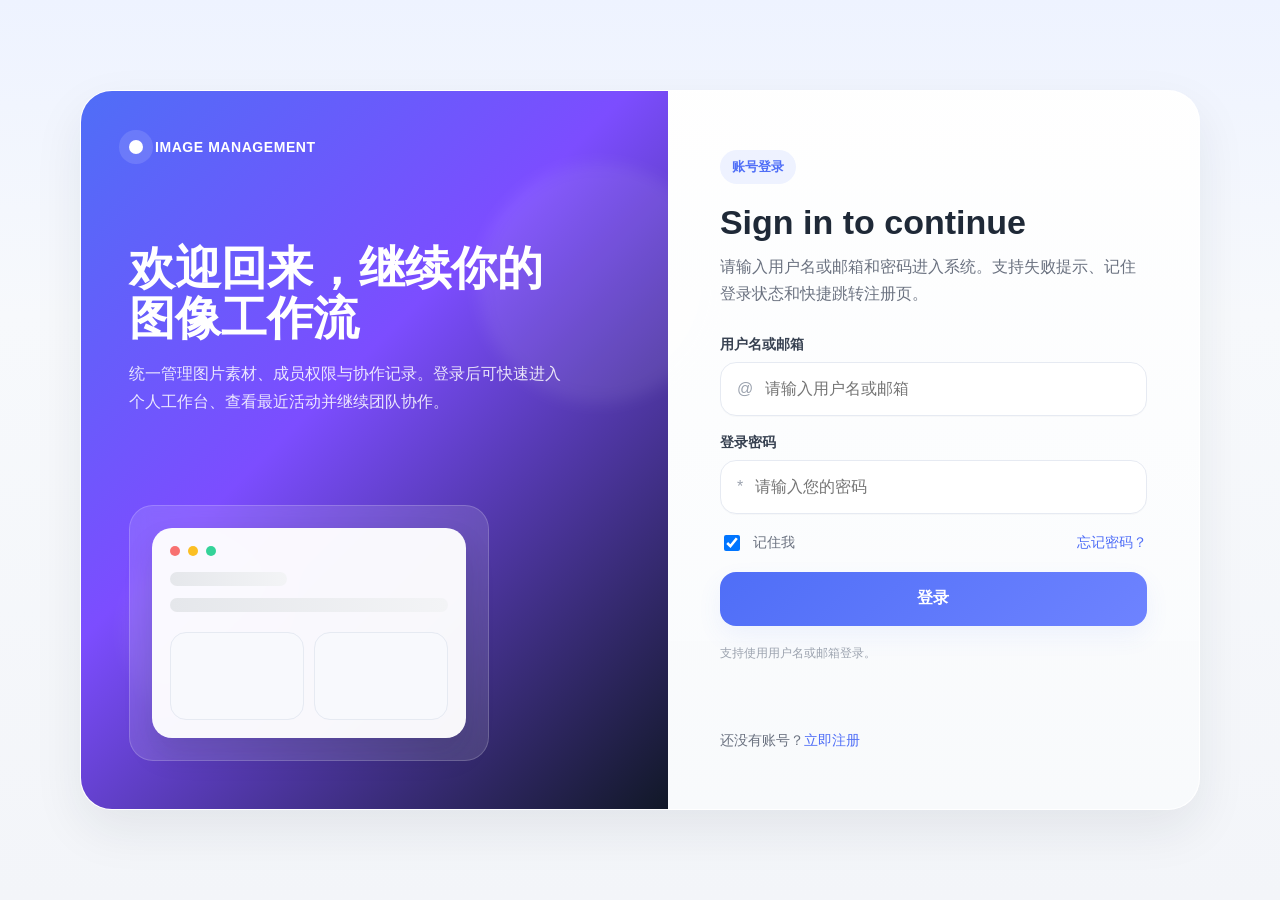
<file: app/page/index.html>
<!DOCTYPE html>
<html lang="zh-CN">
<head>
    <meta charset="UTF-8">
    <meta name="viewport" content="width=device-width, initial-scale=1.0">
    <title>Image Management</title>
    <script>
        const target = localStorage.getItem('userToken') ? 'dashboard.html' : 'login.html';
        window.location.replace(target);
    </script>
</head>
<body></body>
</html>
</file>
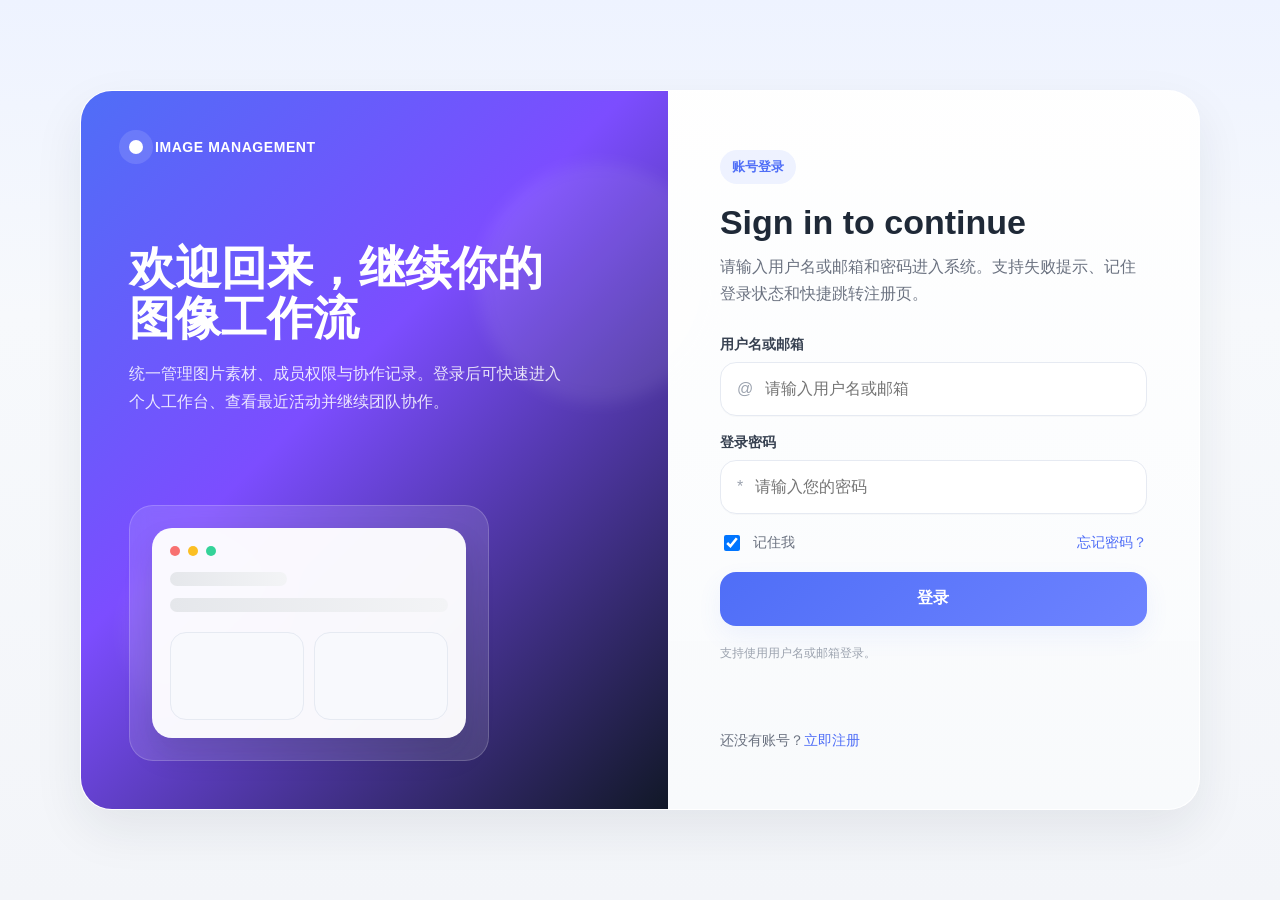
<file: app/page/dashboard.html>
<!DOCTYPE html>
<html lang="zh-CN">
<head>
    <meta charset="UTF-8">
    <meta name="viewport" content="width=device-width, initial-scale=1.0">
    <title>用户信息 - Image Management</title>
    <link rel="stylesheet" href="styles.css?v=3">
    <script type="module" src="dashboard.js?v=6" defer></script>
</head>
<body class="app-shell">
    <main class="dashboard-shell">
        <header class="topbar">
            <div class="topbar-title">
                <h1>用户管理中心</h1>
                <p>根据最新设计稿重构的个人资料页，包含资料、通知偏好、安全与最近活动。</p>
            </div>
            <div class="topbar-actions">
                <a href="gallery.html" class="button-link">图片管理</a>
                <a href="operation_logs.html" class="button-link">用户操作日志</a>
                <a href="trash.html" class="button-link">回收站</a>
                <button type="button" class="ghost-button" id="logout-button">退出登录</button>
            </div>
        </header>

        <section class="profile-layout">
            <aside class="profile-sidebar">
                <div class="avatar-wrap">
                    <label class="avatar avatar-editable" id="profile-avatar" for="profile-avatar-input">
                        <img id="profile-avatar-image" class="avatar-image hidden" alt="用户头像">
                        <span class="avatar-hover-hint">点击更改头像</span>
                        <span class="avatar-fallback-text">用</span>
                    </label>
                    <input id="profile-avatar-input" type="file" accept="image/*" hidden>
                    <div>
                        <h2 class="profile-name" id="profile-name">示例用户</h2>
                    </div>
                    <span class="badge" id="profile-status">已验证账户</span>
                </div>

                <div class="stat-grid">
                    <div class="stat-card">
                        <span class="stat-label">最近上传</span>
                        <span class="stat-value" id="stat-uploads">18</span>
                    </div>
                </div>

                <div class="info-list">
                    <div class="info-item">
                        <span class="label">邮箱地址</span>
                        <span class="value" id="sidebar-email">example@example.com</span>
                    </div>
                    <div class="info-item">
                        <span class="label">最近登录</span>
                        <span class="value" id="sidebar-last-login">2026-03-21 09:30</span>
                    </div>
                </div>
            </aside>

            <section class="profile-main">
                <div class="hero-banner">
                    <h2>个人资料与安全设置</h2>
                    <p>统一管理用户名、邮箱、头像、通知偏好与安全设置。关键交互按设计稿调整为顶部横幅 + 标签页 + 卡片化表单。</p>
                    <div class="hero-chips">
                        <span class="hero-chip">资料编辑</span>
                        <span class="hero-chip">通知偏好</span>
                        <span class="hero-chip">安全设置</span>
                        <span class="hero-chip">最近活动</span>
                    </div>
                </div>

                <div class="content-stack">
                    <div class="tabs" role="tablist">
                        <button class="tab-button active" data-tab="profile" type="button">基本资料</button>
                        <button class="tab-button" data-tab="preferences" type="button">通知偏好</button>
                        <button class="tab-button" data-tab="security" type="button">安全设置</button>
                        <button class="tab-button" data-tab="activity" type="button">最近活动</button>
                    </div>

                    <section class="tab-panel active" id="tab-profile">
                        <div class="panel-header">
                            <div>
                                <h3>基本信息</h3>
                                <p>展示并编辑用户的基础资料、昵称、角色、描述信息。布局参考你补充的“用户信息基本界面”。</p>
                            </div>
                        </div>

                        <form id="profile-form">
                            <div class="profile-form-grid">
                                <div class="form-group full">
                                    <label for="profile-bio">个人简介</label>
                                    <div class="textarea-shell">
                                        <textarea id="profile-bio" name="profile-bio" placeholder="补充你的团队职责、擅长方向或工作备注">负责团队资源管理、用户权限协调和图片资产审核流程。</textarea>
                                    </div>
                                </div>
                            </div>
                            <div class="panel-actions">
                                <button type="button" class="ghost-button">取消修改</button>
                                <button type="submit" class="primary-button" style="width:auto;">保存资料</button>
                            </div>
                            <div id="profile-message" class="status-message"></div>
                        </form>
                    </section>

                    <section class="tab-panel" id="tab-preferences">
                        <div class="panel-header">
                            <div>
                                <h3>通知偏好</h3>
                                <p>用于管理图片审核、系统通知与安全提醒。</p>
                            </div>
                        </div>

                        <div class="profile-form-grid">
                            <div class="form-group">
                                <label for="notify-upload">素材上传提醒</label>
                                <div class="select-shell">
                                    <select id="notify-upload">
                                        <option selected>实时通知</option>
                                        <option>每日汇总</option>
                                        <option>关闭</option>
                                    </select>
                                </div>
                            </div>
                            <div class="form-group">
                                <label for="notify-security">安全预警</label>
                                <div class="select-shell">
                                    <select id="notify-security">
                                        <option selected>强提醒</option>
                                        <option>普通提醒</option>
                                    </select>
                                </div>
                            </div>
                            <div class="form-group">
                                <label for="notify-language">界面语言</label>
                                <div class="select-shell">
                                    <select id="notify-language">
                                        <option selected>简体中文</option>
                                        <option>English</option>
                                    </select>
                                </div>
                            </div>
                        </div>
                        <div class="panel-actions">
                            <button type="button" class="primary-button" style="width:auto;">保存偏好</button>
                        </div>
                    </section>

                    <section class="tab-panel" id="tab-security">
                        <div class="panel-header">
                            <div>
                                <h3>安全设置</h3>
                                <p>保留密码更新与双重验证入口，视觉上和资料页保持统一卡片风格。</p>
                            </div>
                        </div>

                        <div class="profile-form-grid">
                            <div class="form-group">
                                <label for="current-password">当前密码</label>
                                <div class="input-shell">
                                    <span class="input-icon">*</span>
                                    <input id="current-password" type="password" placeholder="请输入当前密码">
                                </div>
                            </div>
                            <div class="form-group">
                                <label for="new-password">新密码</label>
                                <div class="input-shell">
                                    <span class="input-icon">*</span>
                                    <input id="new-password" type="password" placeholder="请输入新密码">
                                </div>
                            </div>
                            <div class="form-group full">
                                <label for="two-factor">双重验证</label>
                                <div class="select-shell">
                                    <select id="two-factor">
                                        <option selected>邮箱验证码</option>
                                        <option>Authenticator App</option>
                                        <option>暂不启用</option>
                                    </select>
                                </div>
                            </div>
                        </div>
                        <div class="panel-actions">
                            <button type="button" class="ghost-button">查看登录设备</button>
                            <button type="button" class="primary-button" style="width:auto;">更新安全设置</button>
                        </div>
                    </section>

                    <section class="tab-panel" id="tab-activity">
                        <div class="panel-header">
                            <div>
                                <h3>最近活动</h3>
                                <p>从仪表盘接口读取活动记录，改成卡片式时间流，和设计稿的底部信息区一致。</p>
                            </div>
                        </div>
                        <div class="activity-list" id="recent-activities"></div>
                    </section>
                </div>
            </section>
        </section>
    </main>
</body>
</html>
</file>
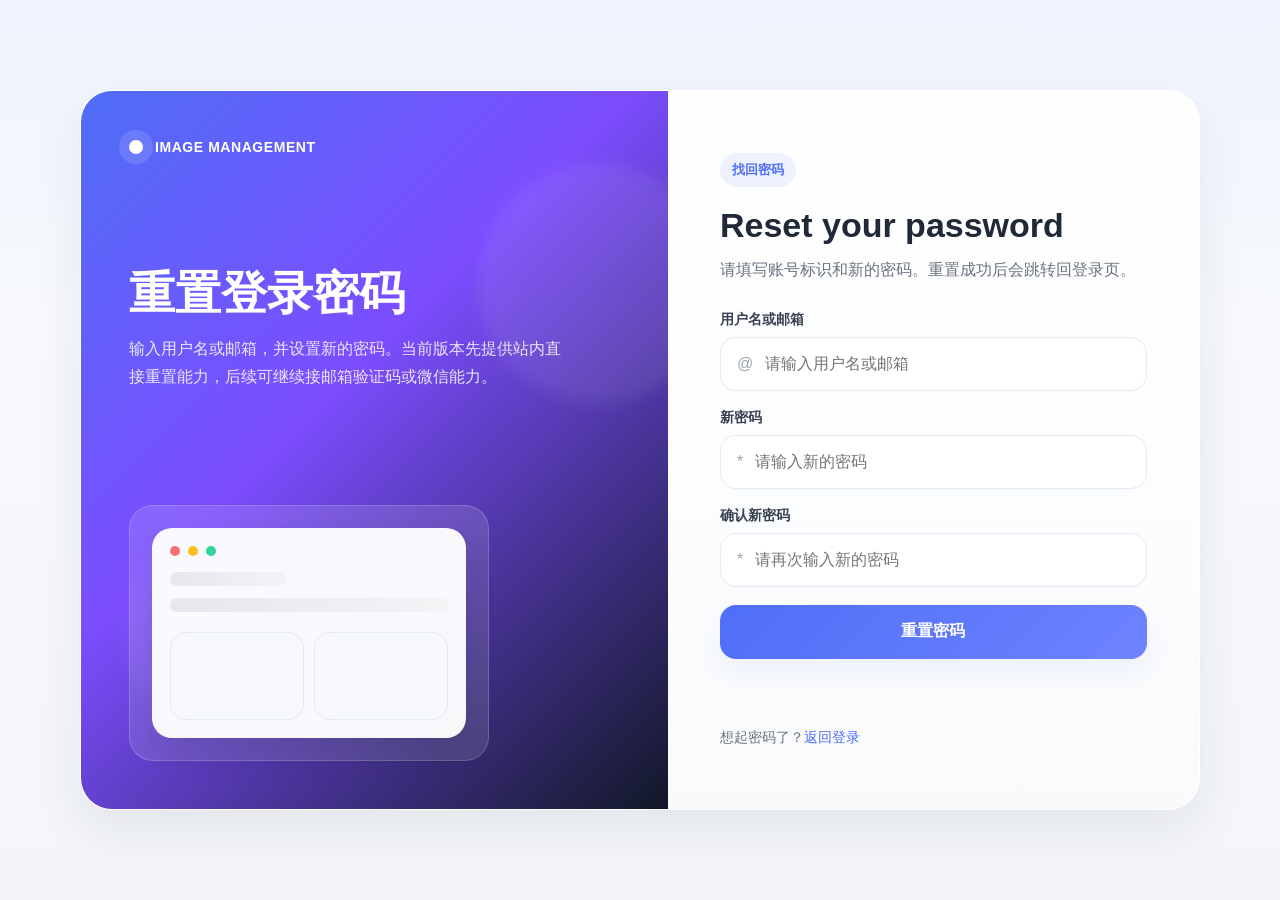
<file: app/page/forgot_password.html>
<!DOCTYPE html>
<html lang="zh-CN">
<head>
    <meta charset="UTF-8">
    <meta name="viewport" content="width=device-width, initial-scale=1.0">
    <title>忘记密码 - Image Management</title>
    <link rel="stylesheet" href="styles.css">
    <script type="module" src="forgot_password.js?v=1" defer></script>
</head>
<body class="auth-page">
    <main class="auth-shell">
        <section class="auth-visual">
            <div class="brand-mark">
                <span class="dot"></span>
                <span>Image Management</span>
            </div>

            <div class="auth-hero">
                <h1>重置登录密码</h1>
                <p>输入用户名或邮箱，并设置新的密码。当前版本先提供站内直接重置能力，后续可继续接邮箱验证码或微信能力。</p>
            </div>

            <div class="visual-card">
                <div class="visual-window">
                    <div class="window-topbar">
                        <span></span><span></span><span></span>
                    </div>
                    <div class="window-panel">
                        <div class="window-row sm"></div>
                        <div class="window-row lg"></div>
                        <div class="window-grid">
                            <div class="window-box"></div>
                            <div class="window-box"></div>
                        </div>
                    </div>
                </div>
            </div>
        </section>

        <section class="auth-form-pane">
            <div class="auth-header">
                <span class="eyebrow">找回密码</span>
                <h2>Reset your password</h2>
                <p>请填写账号标识和新的密码。重置成功后会跳转回登录页。</p>
            </div>

            <form id="forgot-password-form" class="auth-form">
                <div class="form-group full">
                    <label for="identifier">用户名或邮箱</label>
                    <div class="input-shell">
                        <span class="input-icon">@</span>
                        <input type="text" id="identifier" name="identifier" placeholder="请输入用户名或邮箱" required>
                    </div>
                </div>

                <div class="form-group full">
                    <label for="new-password">新密码</label>
                    <div class="input-shell">
                        <span class="input-icon">*</span>
                        <input type="password" id="new-password" name="new-password" placeholder="请输入新的密码" required>
                    </div>
                </div>

                <div class="form-group full">
                    <label for="confirm-password">确认新密码</label>
                    <div class="input-shell">
                        <span class="input-icon">*</span>
                        <input type="password" id="confirm-password" name="confirm-password" placeholder="请再次输入新的密码" required>
                    </div>
                </div>

                <button type="submit" class="primary-button">重置密码</button>
                <div id="error-message" class="error"></div>
            </form>

            <div class="auth-footer">
                想起密码了？<a href="login.html">返回登录</a>
            </div>
        </section>
    </main>
</body>
</html>
</file>
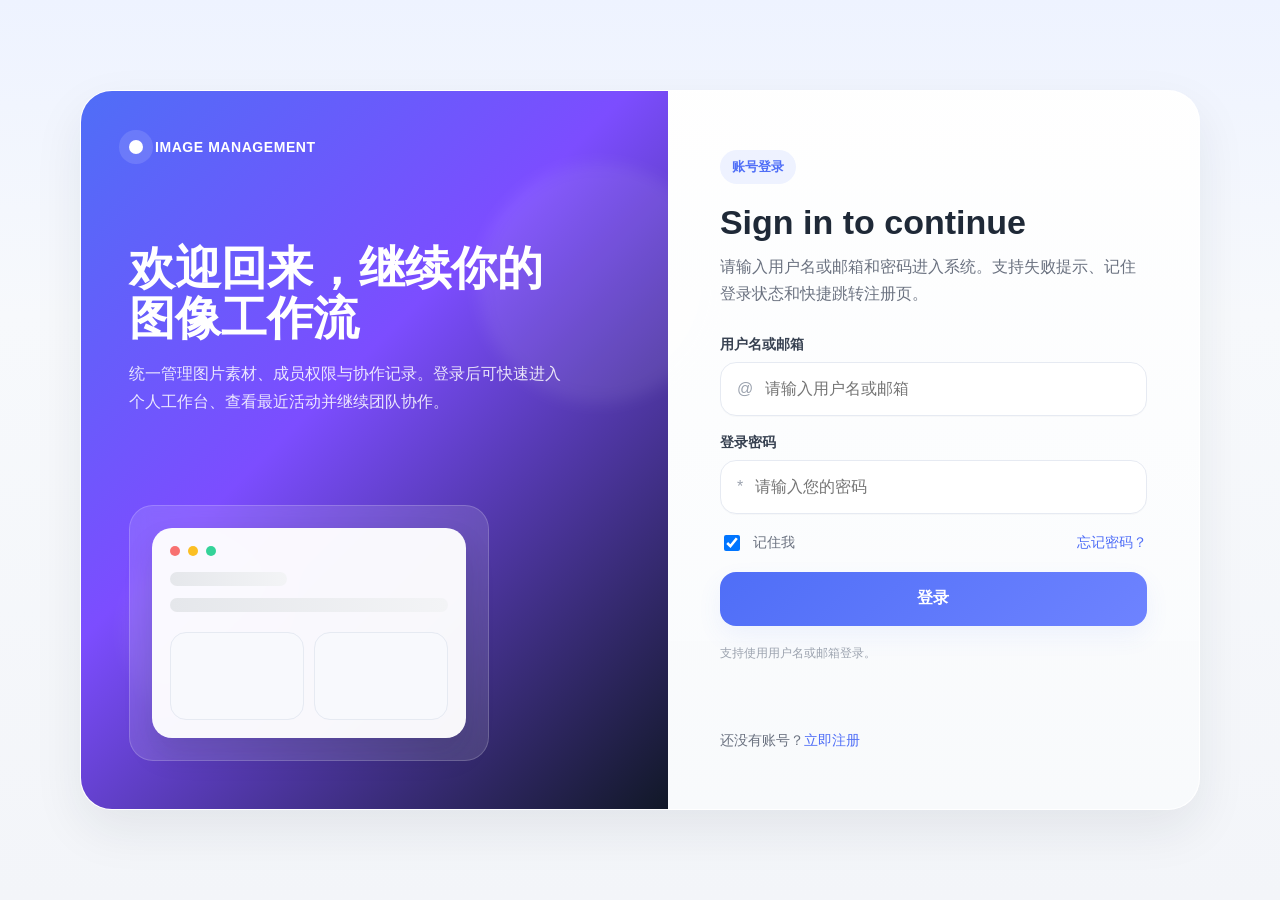
<file: app/page/login.html>
<!DOCTYPE html>
<html lang="zh-CN">
<head>
    <meta charset="UTF-8">
    <meta name="viewport" content="width=device-width, initial-scale=1.0">
    <title>登录 - Image Management</title>
    <link rel="stylesheet" href="styles.css">
    <meta http-equiv="Cache-Control" content="no-cache, no-store, must-revalidate">
    <meta http-equiv="Pragma" content="no-cache">
    <meta http-equiv="Expires" content="0">
    <script type="module" src="login.js?v=4" defer></script>
</head>
<body class="auth-page">
    <main class="auth-shell">
        <section class="auth-visual">
            <div class="brand-mark">
                <span class="dot"></span>
                <span>Image Management</span>
            </div>

            <div class="auth-hero">
                <h1>欢迎回来，继续你的图像工作流</h1>
                <p>统一管理图片素材、成员权限与协作记录。登录后可快速进入个人工作台、查看最近活动并继续团队协作。</p>
            </div>

            <div class="visual-card">
                <div class="visual-window">
                    <div class="window-topbar">
                        <span></span><span></span><span></span>
                    </div>
                    <div class="window-panel">
                        <div class="window-row sm"></div>
                        <div class="window-row lg"></div>
                        <div class="window-grid">
                            <div class="window-box"></div>
                            <div class="window-box"></div>
                        </div>
                    </div>
                </div>
            </div>
        </section>

        <section class="auth-form-pane">
            <div class="auth-header">
                <span class="eyebrow">账号登录</span>
                <h2>Sign in to continue</h2>
                <p>请输入用户名或邮箱和密码进入系统。支持失败提示、记住登录状态和快捷跳转注册页。</p>
            </div>

            <form id="login-form" class="auth-form">
                <div class="form-group full">
                    <label for="identifier">用户名或邮箱</label>
                    <div class="input-shell">
                        <span class="input-icon">@</span>
                        <input type="text" id="identifier" name="identifier" placeholder="请输入用户名或邮箱" required>
                    </div>
                </div>

                <div class="form-group full">
                    <label for="password">登录密码</label>
                    <div class="input-shell">
                        <span class="input-icon">*</span>
                        <input type="password" id="password" name="password" placeholder="请输入您的密码" required>
                    </div>
                </div>

                <div class="form-meta">
                    <label class="checkbox-line">
                        <input type="checkbox" id="remember-me" checked>
                        <span>记住我</span>
                    </label>
                    <a href="#">忘记密码？</a>
                </div>

                <button type="submit" class="primary-button">登录</button>
                <div class="form-hint">支持使用用户名或邮箱登录。</div>
                <div id="error-message" class="error"></div>
            </form>

            <div class="auth-footer">
                还没有账号？<a href="register.html">立即注册</a>
            </div>
        </section>
    </main>
</body>
</html>
</file>
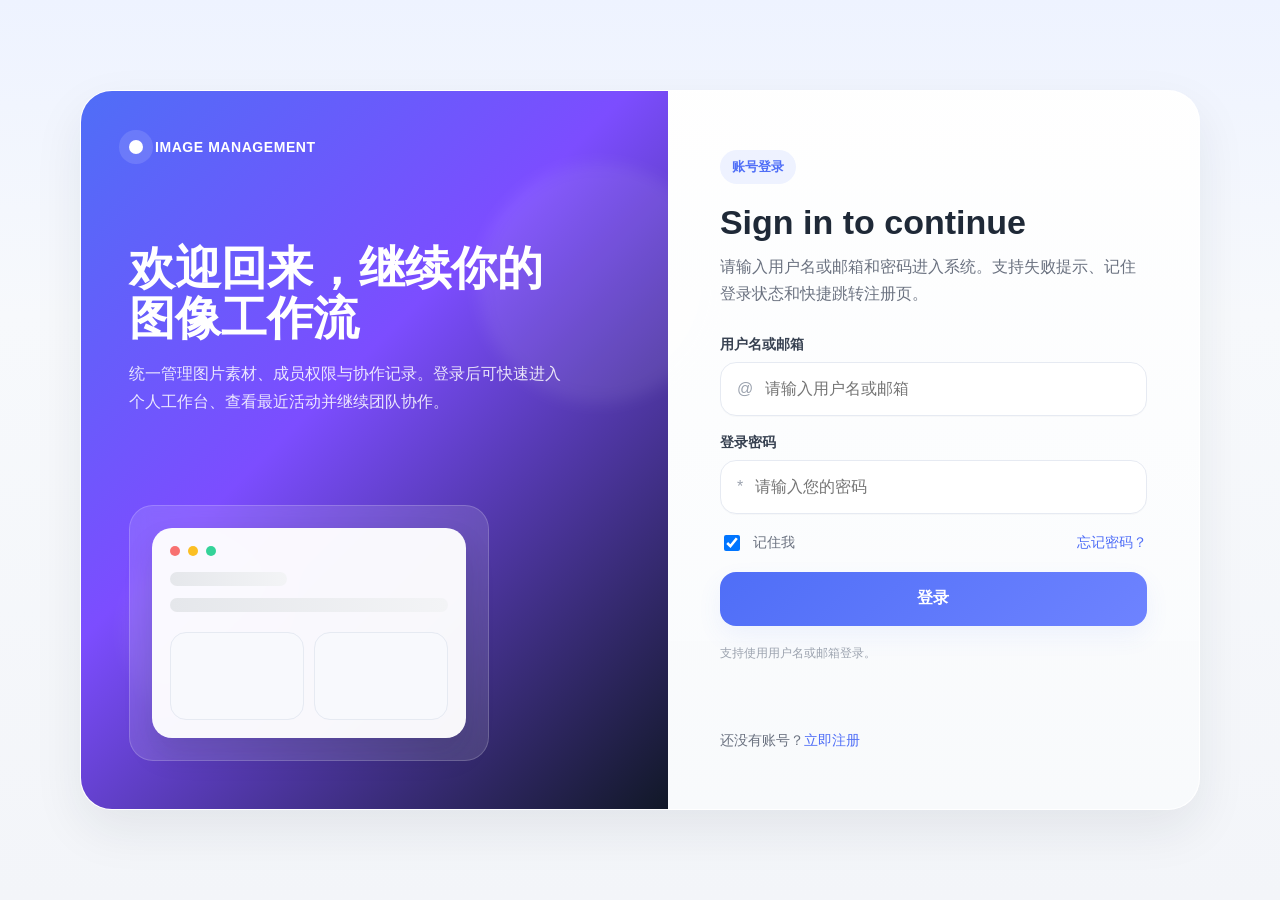
<file: app/page/operation_logs.html>
<!DOCTYPE html>
<html lang="zh-CN">
<head>
    <meta charset="UTF-8">
    <meta name="viewport" content="width=device-width, initial-scale=1.0">
    <title>用户操作日志 - Image Management</title>
    <link rel="stylesheet" href="styles.css?v=4">
    <script type="module" src="operation_logs.js?v=2" defer></script>
</head>
<body class="app-shell">
    <main class="dashboard-shell">
        <header class="topbar">
            <div class="topbar-title">
                <h1>用户操作日志</h1>
                <p>集中查看系统内用户的关键操作行为，支持关键词、状态和时间筛选。</p>
            </div>
            <div class="topbar-actions">
                <a href="dashboard.html" class="button-link">用户中心</a>
                <a href="gallery.html" class="button-link">图片管理</a>
                <a href="trash.html" class="button-link">回收站</a>
                <button type="button" class="ghost-button" id="logout-button">退出登录</button>
            </div>
        </header>

        <section class="panel log-page-panel">
            <div class="log-retention-note" id="log-retention-note">系统默认仅保留近 6 个月的操作日志，超期记录会自动清空。</div>
            <div class="log-filter-bar">
                <div class="input-shell log-search-shell">
                    <span class="input-icon">⌕</span>
                    <input id="log-search" type="text" placeholder="搜索用户名、操作内容、模块关键词...">
                </div>
                <div class="select-shell log-filter-select">
                    <select id="log-action-filter">
                        <option value="">全部类型</option>
                        <option value="创建账号">创建账号</option>
                        <option value="上传图片">上传图片</option>
                        <option value="编辑图片">编辑图片</option>
                        <option value="保存编辑副本">保存编辑副本</option>
                        <option value="删除图片">删除图片</option>
                        <option value="批量删除图片">批量删除图片</option>
                        <option value="批量移动图片">批量移动图片</option>
                        <option value="新建文件夹">新建文件夹</option>
                        <option value="删除文件夹">删除文件夹</option>
                        <option value="恢复文件夹">恢复文件夹</option>
                        <option value="恢复图片">恢复图片</option>
                        <option value="更新回收站配置">更新回收站配置</option>
                    </select>
                </div>
                <div class="select-shell log-filter-select">
                    <select id="log-time-filter">
                        <option value="">全部时间</option>
                        <option value="today">今天</option>
                        <option value="3d">近 3 天</option>
                        <option value="7d">近 7 天</option>
                    </select>
                </div>
                <button type="button" class="secondary-button" id="export-logs">导出日志</button>
                <button type="button" class="ghost-button" id="reset-log-filters">重置</button>
            </div>

            <div class="log-table-wrap">
                <table class="log-table">
                    <thead>
                        <tr>
                            <th>操作时间</th>
                            <th>操作类型</th>
                            <th>IP 地址</th>
                            <th>IP 城市</th>
                            <th>详情</th>
                            <th>状态</th>
                        </tr>
                    </thead>
                    <tbody id="log-table-body"></tbody>
                </table>
            </div>
            <div class="log-footer">
                <span id="log-count">共 0 条记录</span>
                <div class="gallery-pagination-actions">
                    <button type="button" class="ghost-button" id="log-prev-page">上一页</button>
                    <span id="log-page-indicator">第 1 / 1 页</span>
                    <button type="button" class="ghost-button" id="log-next-page">下一页</button>
                </div>
            </div>
        </section>
    </main>
</body>
</html>
</file>
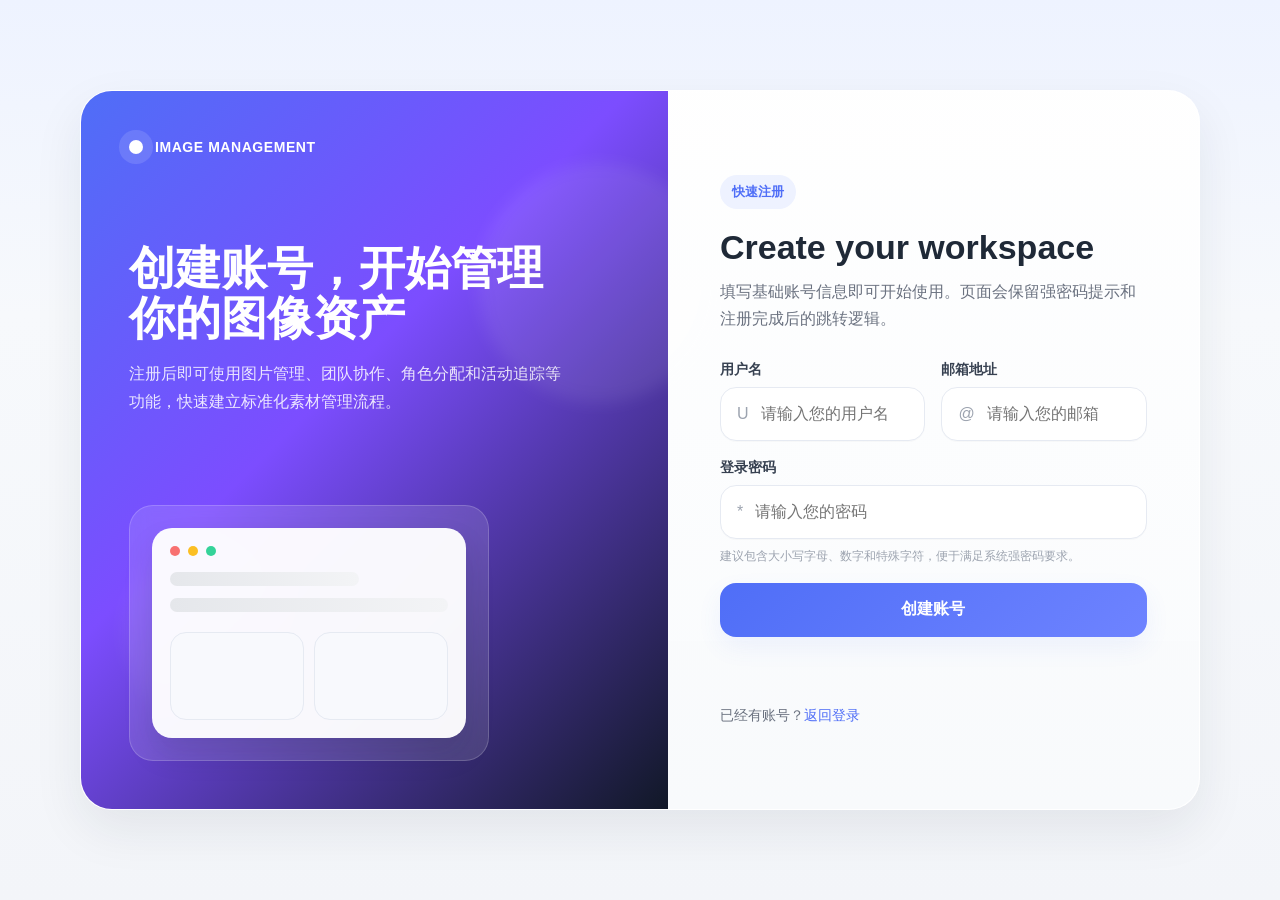
<file: app/page/register.html>
<!DOCTYPE html>
<html lang="zh-CN">
<head>
    <meta charset="UTF-8">
    <meta name="viewport" content="width=device-width, initial-scale=1.0">
    <title>注册 - Image Management</title>
    <link rel="stylesheet" href="styles.css">
    <script type="module" src="register.js?v=2" defer></script>
</head>
<body class="auth-page">
    <main class="auth-shell">
        <section class="auth-visual">
            <div class="brand-mark">
                <span class="dot"></span>
                <span>Image Management</span>
            </div>

            <div class="auth-hero">
                <h1>创建账号，开始管理你的图像资产</h1>
                <p>注册后即可使用图片管理、团队协作、角色分配和活动追踪等功能，快速建立标准化素材管理流程。</p>
            </div>

            <div class="visual-card">
                <div class="visual-window">
                    <div class="window-topbar">
                        <span></span><span></span><span></span>
                    </div>
                    <div class="window-panel">
                        <div class="window-row md"></div>
                        <div class="window-row lg"></div>
                        <div class="window-grid">
                            <div class="window-box"></div>
                            <div class="window-box"></div>
                        </div>
                    </div>
                </div>
            </div>
        </section>

        <section class="auth-form-pane">
            <div class="auth-header">
                <span class="eyebrow">快速注册</span>
                <h2>Create your workspace</h2>
                <p>填写基础账号信息即可开始使用。页面会保留强密码提示和注册完成后的跳转逻辑。</p>
            </div>

            <form id="register-form" class="auth-form">
                <div class="form-grid">
                    <div class="form-group">
                        <label for="username">用户名</label>
                        <div class="input-shell">
                            <span class="input-icon">U</span>
                            <input type="text" id="username" name="username" placeholder="请输入您的用户名" required>
                        </div>
                    </div>

                    <div class="form-group">
                        <label for="email">邮箱地址</label>
                        <div class="input-shell">
                            <span class="input-icon">@</span>
                            <input type="email" id="email" name="email" placeholder="请输入您的邮箱" required>
                        </div>
                    </div>
                </div>

                <div class="form-group full">
                    <label for="password">登录密码</label>
                    <div class="input-shell">
                        <span class="input-icon">*</span>
                        <input type="password" id="password" name="password" placeholder="请输入您的密码" required>
                    </div>
                    <div class="form-hint">建议包含大小写字母、数字和特殊字符，便于满足系统强密码要求。</div>
                </div>

                <button type="submit" class="primary-button">创建账号</button>
                <div id="error-message" class="error"></div>
            </form>

            <div class="auth-footer">
                已经有账号？<a href="login.html">返回登录</a>
            </div>
        </section>
    </main>
</body>
</html>
</file>
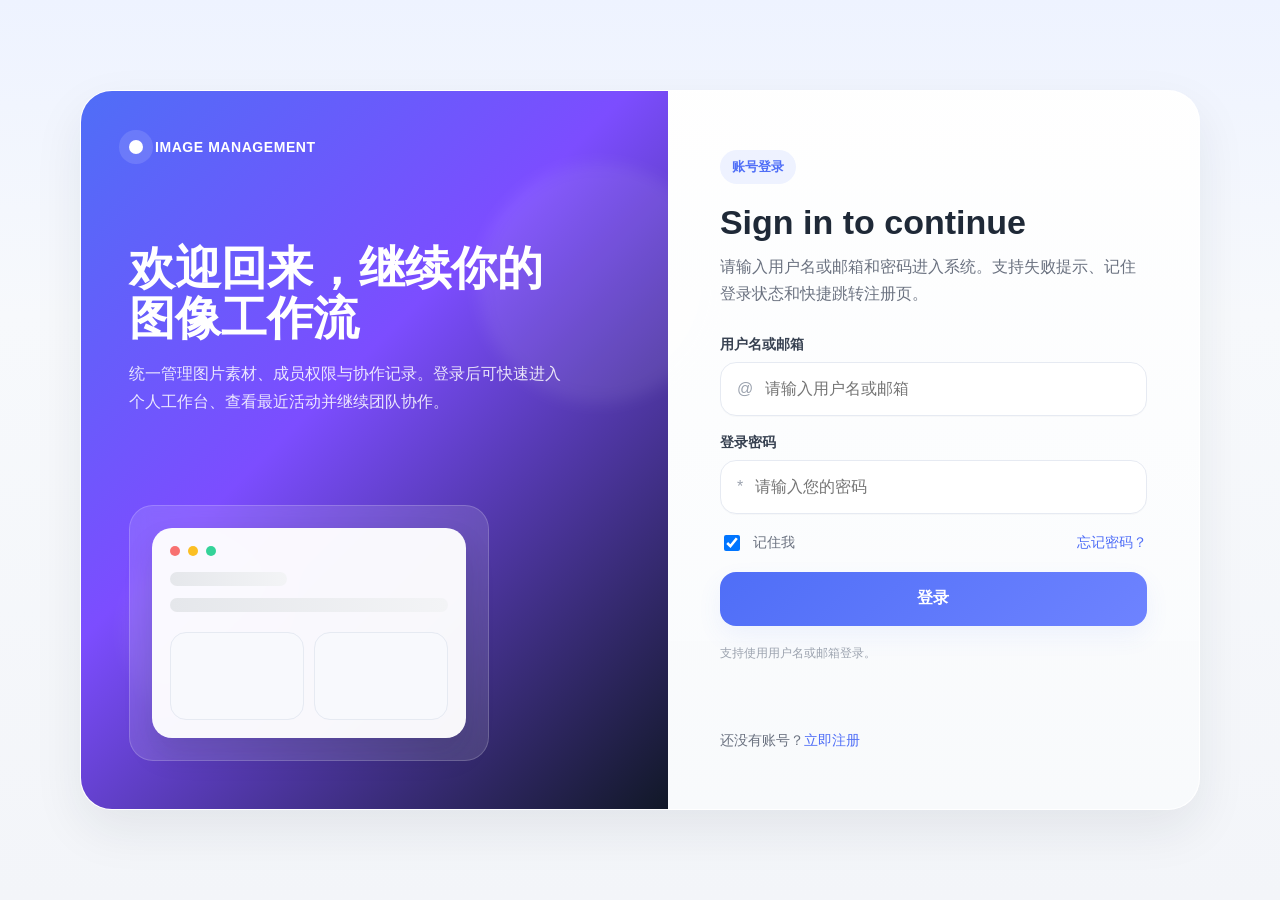
<file: app/page/trash.html>
<!DOCTYPE html>
<html lang="zh-CN">
<head>
    <meta charset="UTF-8">
    <meta name="viewport" content="width=device-width, initial-scale=1.0">
    <title>图片回收站 - Image Management</title>
    <link rel="stylesheet" href="styles.css?v=4">
    <script type="module" src="trash.js?v=2" defer></script>
</head>
<body class="app-shell">
    <main class="dashboard-shell">
        <header class="topbar">
            <div class="topbar-title">
                <h1>图片回收站</h1>
                <p>独立管理已删除的图片和文件夹，后续将在这里继续补恢复、清空与清理周期等功能。</p>
            </div>
            <div class="topbar-actions">
                <a href="dashboard.html" class="button-link">用户中心</a>
                <a href="gallery.html" class="button-link">图片管理</a>
                <a href="operation_logs.html" class="button-link">用户操作日志</a>
                <button type="button" class="ghost-button" id="logout-button">退出登录</button>
            </div>
        </header>

        <section class="panel trash-page-panel">
            <div class="trash-config-row">
                <div class="form-group">
                    <label for="trash-cleanup-minutes">自动清空时间（分钟）</label>
                    <div class="input-shell">
                        <span class="input-icon">⏱</span>
                        <input id="trash-cleanup-minutes" type="number" min="1" step="1" value="60">
                    </div>
                </div>
                <button type="button" class="secondary-button" id="save-trash-config">保存回收时间</button>
            </div>
            <div id="trash-config-message" class="status-message"></div>

            <div class="trash-summary-bar">
                <div class="trash-summary-left">
                    <span id="trash-selected-count">已选中 0 项</span>
                </div>
                <div class="trash-summary-actions">
                    <button type="button" class="secondary-button" id="trash-restore-selected">还原所选</button>
                    <button type="button" class="ghost-button danger-btn" id="trash-clear-all">清空回收站</button>
                </div>
            </div>

            <div class="trash-meta-bar">
                <span id="trash-total-count">共 0 条回收记录</span>
                <span id="trash-cleanup-note">系统将按设定周期自动清空回收站</span>
            </div>

            <div class="trash-table-wrap">
                <table class="trash-table">
                    <thead>
                        <tr>
                            <th><input type="checkbox" id="trash-select-all"></th>
                            <th>文件名称</th>
                            <th>删除日期</th>
                            <th>清理日期</th>
                            <th>类型</th>
                            <th>操作</th>
                        </tr>
                    </thead>
                    <tbody id="trash-table-body">
                        <tr>
                            <td colspan="6">
                                <div class="empty-state">回收站页面已独立出来，下一步会继续接入真实数据与操作。</div>
                            </td>
                        </tr>
                    </tbody>
                </table>
            </div>
        </section>
    </main>
</body>
</html>
</file>
<file: app/page/styles.css>
* {
    box-sizing: border-box;
}

:root {
    --bg: #f4f6fb;
    --surface: #ffffff;
    --surface-soft: #f8f9fd;
    --surface-muted: #f3f5fa;
    --line: #e6eaf2;
    --text: #1f2937;
    --text-secondary: #6b7280;
    --text-muted: #9ca3af;
    --primary: #4f6ef7;
    --primary-dark: #3556ea;
    --primary-soft: #eef2ff;
    --danger: #ef4444;
    --success: #16a34a;
    --warning: #b45309;
    --shadow: 0 20px 50px rgba(31, 41, 55, 0.08);
    --shadow-soft: 0 10px 24px rgba(79, 110, 247, 0.08);
    --shadow-card: 0 12px 28px rgba(16, 24, 40, 0.08);
    --ring: 0 0 0 3px rgba(79, 110, 247, 0.16);
    --radius-xl: 28px;
    --radius-lg: 20px;
    --radius-md: 14px;
    --radius-sm: 10px;
}

body {
    margin: 0;
    font-family: Inter, "PingFang SC", "Microsoft YaHei", sans-serif;
    color: var(--text);
    background: linear-gradient(180deg, #eef3ff 0%, #f7f9fc 35%, #f3f5f9 100%);
}

a {
    color: var(--primary);
    text-decoration: none;
}

a:hover {
    color: var(--primary-dark);
}

button,
input,
select,
textarea {
    font: inherit;
}

button,
.button-link,
.primary-button,
.secondary-button,
.ghost-button,
.folder-item,
.image-card,
.image-thumb,
.panel,
.topbar {
    transition: all 0.2s ease;
}

button:focus-visible,
input:focus-visible,
select:focus-visible,
textarea:focus-visible,
.folder-item:focus-visible,
.button-link:focus-visible {
    outline: none;
    box-shadow: var(--ring);
}

.auth-page {
    min-height: 100vh;
    display: flex;
    align-items: center;
    justify-content: center;
    padding: 32px;
}

.auth-shell {
    width: min(1120px, 100%);
    min-height: 720px;
    background: rgba(255, 255, 255, 0.88);
    border: 1px solid rgba(255, 255, 255, 0.7);
    box-shadow: var(--shadow);
    border-radius: 32px;
    display: grid;
    grid-template-columns: 1.05fr 0.95fr;
    overflow: hidden;
    backdrop-filter: blur(12px);
}

.auth-visual {
    position: relative;
    padding: 48px;
    color: #fff;
    background: linear-gradient(135deg, #4f6ef7 0%, #7c4dff 42%, #111827 100%);
    display: flex;
    flex-direction: column;
    justify-content: space-between;
}

.auth-visual::before,
.auth-visual::after {
    content: "";
    position: absolute;
    border-radius: 999px;
    filter: blur(8px);
    opacity: 0.35;
}

.auth-visual::before {
    width: 240px;
    height: 240px;
    right: -50px;
    top: 72px;
    background: rgba(255, 255, 255, 0.22);
}

.auth-visual::after {
    width: 180px;
    height: 180px;
    left: 42px;
    bottom: 88px;
    background: rgba(255, 255, 255, 0.15);
}

.brand-mark,
.brand-badge {
    position: relative;
    z-index: 1;
}

.brand-mark {
    display: inline-flex;
    align-items: center;
    gap: 12px;
    font-size: 14px;
    font-weight: 700;
    letter-spacing: 0.04em;
    text-transform: uppercase;
}

.brand-mark .dot {
    width: 14px;
    height: 14px;
    border-radius: 50%;
    background: #fff;
    box-shadow: 0 0 0 10px rgba(255, 255, 255, 0.12);
}

.auth-hero {
    position: relative;
    z-index: 1;
    max-width: 440px;
}

.auth-hero h1 {
    margin: 0 0 16px;
    font-size: 46px;
    line-height: 1.08;
    font-weight: 800;
}

.auth-hero p {
    margin: 0;
    font-size: 16px;
    line-height: 1.75;
    color: rgba(255, 255, 255, 0.86);
}

.visual-card {
    position: relative;
    z-index: 1;
    width: min(360px, 100%);
    padding: 22px;
    border-radius: 24px;
    background: rgba(255, 255, 255, 0.12);
    border: 1px solid rgba(255, 255, 255, 0.18);
    backdrop-filter: blur(10px);
}

.visual-window {
    background: rgba(255, 255, 255, 0.96);
    border-radius: 20px;
    padding: 18px;
    color: var(--text);
    box-shadow: 0 16px 30px rgba(17, 24, 39, 0.12);
}

.window-topbar {
    display: flex;
    gap: 8px;
    margin-bottom: 16px;
}

.window-topbar span {
    width: 10px;
    height: 10px;
    border-radius: 50%;
    background: #d5d9e5;
}

.window-topbar span:first-child { background: #f87171; }
.window-topbar span:nth-child(2) { background: #fbbf24; }
.window-topbar span:nth-child(3) { background: #34d399; }

.window-panel {
    display: grid;
    gap: 12px;
}

.window-row {
    height: 14px;
    border-radius: 999px;
    background: linear-gradient(90deg, #e5e7eb, #f3f4f6);
}
.window-row.sm { width: 42%; }
.window-row.md { width: 68%; }
.window-row.lg { width: 100%; }

.window-grid {
    display: grid;
    grid-template-columns: repeat(2, minmax(0, 1fr));
    gap: 10px;
    margin-top: 8px;
}

.window-box {
    height: 88px;
    border-radius: 16px;
    background: var(--surface-soft);
    border: 1px solid var(--line);
}

.auth-form-pane {
    padding: 56px 52px;
    display: flex;
    flex-direction: column;
    justify-content: center;
    background: linear-gradient(180deg, rgba(255,255,255,0.92), rgba(248,250,252,0.96));
}

.auth-header { margin-bottom: 28px; }

.auth-header .eyebrow {
    display: inline-flex;
    align-items: center;
    gap: 8px;
    padding: 8px 12px;
    background: var(--primary-soft);
    color: var(--primary);
    border-radius: 999px;
    font-size: 13px;
    font-weight: 700;
}

.auth-header h2 {
    margin: 18px 0 10px;
    font-size: 34px;
    line-height: 1.2;
}

.auth-header p {
    margin: 0;
    color: var(--text-secondary);
    line-height: 1.7;
}

.auth-form { display: grid; gap: 18px; }

.form-grid {
    display: grid;
    grid-template-columns: repeat(2, minmax(0, 1fr));
    gap: 16px;
}

.form-group { display: grid; gap: 8px; }
.form-group.full { grid-column: 1 / -1; }

.form-group label {
    font-size: 14px;
    font-weight: 700;
    color: #374151;
}

.input-shell,
.select-shell,
.textarea-shell {
    display: flex;
    align-items: center;
    gap: 10px;
    min-height: 54px;
    padding: 0 16px;
    border-radius: 16px;
    border: 1px solid var(--line);
    background: #fff;
    transition: all 0.2s ease;
    box-shadow: 0 1px 0 rgba(17, 24, 39, 0.02);
}

.textarea-shell {
    align-items: flex-start;
    padding: 14px 16px;
    min-height: 132px;
}

.input-shell:focus-within,
.select-shell:focus-within,
.textarea-shell:focus-within {
    border-color: rgba(79, 110, 247, 0.45);
    box-shadow: 0 0 0 4px rgba(79, 110, 247, 0.1);
}

.readonly-shell { background: var(--surface-soft); }
.readonly-shell input[readonly] { color: var(--text-secondary); cursor: not-allowed; }

.input-icon { color: var(--text-muted); font-size: 16px; }

input, select, textarea {
    width: 100%;
    border: 0;
    outline: 0;
    background: transparent;
    color: var(--text);
}

textarea { resize: vertical; min-height: 100px; }

.form-hint {
    font-size: 12px;
    color: var(--text-muted);
    line-height: 1.5;
}

.form-meta {
    display: flex;
    justify-content: space-between;
    align-items: center;
    gap: 12px;
    flex-wrap: wrap;
    font-size: 14px;
    color: var(--text-secondary);
}

.checkbox-line { display: inline-flex; align-items: center; gap: 10px; }
.checkbox-line input { width: 16px; height: 16px; }

.primary-button,
.secondary-button,
.ghost-button,
.button-link {
    display: inline-flex;
    justify-content: center;
    align-items: center;
    gap: 8px;
    border: 0;
    border-radius: 16px;
    font-weight: 700;
    cursor: pointer;
    transition: all 0.2s ease;
    text-decoration: none;
}

.primary-button {
    min-height: 54px;
    padding: 0 22px;
    width: 100%;
    background: linear-gradient(135deg, var(--primary), #6e83ff);
    color: #fff;
    box-shadow: var(--shadow-soft);
}

.primary-button:hover {
    transform: translateY(-1px);
    background: linear-gradient(135deg, var(--primary-dark), var(--primary));
}

.secondary-button,
.ghost-button,
.button-link {
    min-height: 44px;
    padding: 0 16px;
}

.secondary-button { background: var(--primary-soft); color: var(--primary); }
.ghost-button { background: transparent; color: var(--text-secondary); border: 1px solid var(--line); }
.button-link { background: #fff; border: 1px solid var(--line); color: var(--text); }

.error,
.status-message {
    min-height: 22px;
    font-size: 13px;
    margin-top: 6px;
}
.error { color: var(--danger); }
.status-message.success { color: var(--success); }

.auth-footer {
    margin-top: 24px;
    font-size: 14px;
    color: var(--text-secondary);
}

.app-shell { min-height: 100vh; padding: 28px; }

.dashboard-shell {
    width: min(1280px, 100%);
    margin: 0 auto;
    display: grid;
    gap: 20px;
}

.topbar {
    background: linear-gradient(180deg, rgba(255,255,255,0.94), rgba(255,255,255,0.88));
    border: 1px solid rgba(255,255,255,0.78);
    box-shadow: var(--shadow-soft);
    border-radius: 22px;
    padding: 16px 20px;
    display: flex;
    justify-content: space-between;
    align-items: center;
    gap: 14px;
    backdrop-filter: blur(12px);
}

.topbar:hover { box-shadow: var(--shadow); }

.topbar-title h1 { margin: 0; font-size: 22px; letter-spacing: 0.01em; }
.topbar-title p { margin: 4px 0 0; color: var(--text-secondary); font-size: 13px; }
.topbar-actions { display: flex; gap: 10px; align-items: center; flex-wrap: wrap; }

.profile-layout {
    display: grid;
    grid-template-columns: 320px 1fr;
    gap: 24px;
}

.profile-sidebar,
.profile-main,
.panel {
    background: rgba(255,255,255,0.92);
    border: 1px solid rgba(255,255,255,0.75);
    border-radius: 28px;
    box-shadow: var(--shadow);
    backdrop-filter: blur(10px);
}

.profile-sidebar {
    padding: 28px;
    display: grid;
    gap: 22px;
    align-content: start;
}

.avatar-wrap { display: grid; justify-items: center; gap: 16px; }

.avatar {
    width: 104px;
    height: 104px;
    border-radius: 28px;
    background: linear-gradient(135deg, #dbe5ff, #eef2ff);
    color: var(--primary);
    display: grid;
    place-items: center;
    font-size: 34px;
    font-weight: 800;
    box-shadow: inset 0 0 0 6px rgba(255,255,255,0.7);
}

.avatar-editable {
    cursor: pointer;
    overflow: hidden;
    border: 1px solid rgba(79, 110, 247, 0.18);
    position: relative;
}

.avatar-image {
    position: absolute;
    inset: 0;
    width: 100%;
    height: 100%;
    object-fit: cover;
    border-radius: inherit;
    z-index: 0;
}

.avatar-fallback-text {
    position: relative;
    z-index: 1;
}

.avatar-hover-hint {
    position: absolute;
    inset: 0;
    display: flex;
    align-items: center;
    justify-content: center;
    padding: 12px;
    background: rgba(17, 24, 39, 0.58);
    color: #fff;
    font-size: 13px;
    font-weight: 700;
    text-align: center;
    opacity: 0;
    transition: opacity 0.2s ease;
    z-index: 2;
}

.avatar-editable:hover {
    transform: translateY(-1px);
    box-shadow: 0 12px 24px rgba(79, 110, 247, 0.14), inset 0 0 0 6px rgba(255,255,255,0.7);
}

.avatar-editable:hover .avatar-hover-hint {
    opacity: 1;
}

.avatar-updated {
    box-shadow: 0 0 0 4px rgba(22, 163, 74, 0.18), 0 12px 24px rgba(79, 110, 247, 0.14), inset 0 0 0 6px rgba(255,255,255,0.7);
}

.profile-name { margin: 0; font-size: 24px; }
.profile-role { margin: 6px 0 0; color: var(--text-secondary); }

.badge {
    display: inline-flex;
    align-items: center;
    gap: 8px;
    padding: 8px 12px;
    border-radius: 999px;
    background: var(--primary-soft);
    color: var(--primary);
    font-size: 13px;
    font-weight: 700;
}

.stat-grid {
    display: grid;
    grid-template-columns: repeat(2, minmax(0, 1fr));
    gap: 12px;
}

.stat-card {
    padding: 16px;
    border-radius: 18px;
    background: var(--surface-soft);
    border: 1px solid var(--line);
}

.stat-label { display: block; font-size: 12px; color: var(--text-muted); margin-bottom: 6px; }
.stat-value { font-size: 20px; font-weight: 800; }

.info-list,
.activity-list,
.member-list,
.log-list,
.trash-list { display: grid; gap: 12px; }

.info-item {
    padding: 14px 16px;
    border-radius: 16px;
    background: var(--surface-soft);
    border: 1px solid var(--line);
}

.info-item .label { display: block; font-size: 12px; color: var(--text-muted); margin-bottom: 4px; }
.info-item .value { display: block; font-size: 15px; font-weight: 600; }

.profile-main { overflow: hidden; }

.hero-banner {
    position: relative;
    padding: 32px 32px 80px;
    background: linear-gradient(135deg, #4f6ef7 0%, #7c4dff 55%, #3b82f6 100%);
    color: #fff;
}

.hero-banner h2 { margin: 0; font-size: 32px; }
.hero-banner p { margin: 12px 0 0; max-width: 620px; line-height: 1.75; color: rgba(255,255,255,0.86); }

.hero-chips { display: flex; flex-wrap: wrap; gap: 10px; margin-top: 18px; }
.hero-chip {
    padding: 8px 14px;
    border-radius: 999px;
    background: rgba(255,255,255,0.16);
    border: 1px solid rgba(255,255,255,0.22);
    font-size: 13px;
    font-weight: 700;
}

.content-stack { margin-top: -42px; padding: 0 24px 24px; display: grid; gap: 20px; }

.tabs {
    display: flex;
    gap: 10px;
    flex-wrap: wrap;
    padding: 8px;
    border-radius: 20px;
    background: #fff;
    box-shadow: var(--shadow-soft);
}

.tab-button {
    border: 0;
    background: transparent;
    color: var(--text-secondary);
    border-radius: 14px;
    padding: 12px 16px;
    font-weight: 700;
    cursor: pointer;
}

.tab-button.active { background: var(--primary); color: #fff; }

.tab-panel {
    display: none;
    background: #fff;
    border-radius: 26px;
    padding: 24px;
    box-shadow: var(--shadow);
}
.tab-panel.active { display: block; }

.panel-header {
    display: flex;
    justify-content: space-between;
    align-items: flex-start;
    gap: 12px;
    margin-bottom: 22px;
    flex-wrap: wrap;
}

.panel-header h3 { margin: 0; font-size: 22px; }
.panel-header p { margin: 8px 0 0; color: var(--text-secondary); line-height: 1.7; }

.profile-form-grid {
    display: grid;
    grid-template-columns: repeat(2, minmax(0, 1fr));
    gap: 18px;
}

.panel-actions {
    display: flex;
    justify-content: flex-end;
    gap: 12px;
    margin-top: 24px;
    flex-wrap: wrap;
}

.activity-item,
.member-item,
.log-item,
.trash-item {
    display: flex;
    justify-content: space-between;
    align-items: center;
    gap: 16px;
    padding: 16px 18px;
    border-radius: 18px;
    background: var(--surface-soft);
    border: 1px solid var(--line);
}

.activity-meta,
.member-meta,
.log-meta,
.trash-item-meta { display: grid; gap: 6px; }
.item-title { font-weight: 700; }
.item-subtitle,
.item-time { color: var(--text-secondary); font-size: 13px; }

.role-pill {
    padding: 8px 12px;
    border-radius: 999px;
    background: #fff;
    border: 1px solid var(--line);
    font-size: 12px;
    font-weight: 700;
}

.panel { padding: 22px; }
.gallery-main .panel {
    border-radius: 22px;
    box-shadow: var(--shadow-soft);
}

.empty-state {
    padding: 24px;
    border-radius: 18px;
    border: 1px dashed var(--line);
    background: var(--surface-soft);
    text-align: center;
    color: var(--text-secondary);
}

.gallery-layout {
    display: grid;
    grid-template-columns: 300px 1fr;
    gap: 20px;
    align-items: start;
}
.gallery-main { display: grid; gap: 20px; }
.gallery-sidebar {
    display: block;
    min-width: 0;
    position: sticky;
    top: 20px;
}
.gallery-sidebar.panel {
    padding: 20px;
    border-radius: 22px;
    box-shadow: var(--shadow-soft);
}
.compact-form { margin-top: 16px; }

.gallery-sidebar #folder-form {
    margin-top: 14px;
    padding: 14px;
    border-radius: 14px;
    background: #f8fafc;
    border: 1px solid #e8edf5;
}
.gallery-sidebar #folder-form .form-group.full {
    margin-bottom: 10px;
}
.gallery-sidebar #folder-form .secondary-button {
    width: 100%;
    min-height: 38px;
    border-radius: 10px;
}

.folder-list {
    display: grid;
    gap: 10px;
    min-height: 80px;
}
.folder-search-shell { margin-bottom: 12px; }
.folder-list-scroll {
    max-height: 420px;
    overflow-y: auto;
    padding-right: 4px;
}
.folder-all-row {
    display: flex;
    align-items: center;
}
.folder-list-divider {
    height: 1px;
    background: var(--line);
    margin: 4px 0 2px;
}
.folder-item-row {
    display: grid;
    grid-template-columns: 1fr auto;
    gap: 10px;
    align-items: center;
}
.folder-item-row[draggable="true"] { cursor: grab; }
.folder-item-row.dragging { opacity: 0.45; }
.folder-item-row.drop-target .folder-item {
    border-color: #93c5fd;
    box-shadow: 0 0 0 2px rgba(59, 130, 246, 0.15);
}
.folder-item {
    border: 1px solid #e4e8f1;
    background: #fff;
    border-radius: 12px;
    padding: 10px 12px;
    text-align: left;
    cursor: pointer;
    color: var(--text);
    font-weight: 600;
    font-size: 14px;
    min-height: 44px;
    position: relative;
}
.folder-item-main {
    display: inline-flex;
    align-items: center;
    gap: 10px;
}
.folder-item-icon {
    font-size: 14px;
    opacity: 0.75;
}
.folder-item-name {
    font-weight: 700;
}
.folder-item-count {
    padding: 2px 7px;
    border-radius: 7px;
    background: #f3f4f6;
    color: #6b7280;
    font-size: 12px;
    font-weight: 700;
}
.folder-item-all {
    border-radius: 999px;
    padding: 8px 14px;
    min-height: 36px;
    font-size: 13px;
    background: #f6f7f9;
}
.folder-item:hover {
    border-color: #cfd8eb;
}
.folder-item.active {
    border-color: #93c5fd;
    box-shadow: inset 3px 0 0 #3b82f6;
    background: #ffffff;
    color: #111827;
}
.folder-item.active .folder-item-icon {
    opacity: 1;
}
.folder-item.active .folder-item-count {
    background: #eaf2ff;
    color: #2563eb;
}
.folder-item-all.active {
    box-shadow: none;
    background: #eef2ff;
    color: #1d4ed8;
    border-color: #dbe5ff;
}
.folder-item-actions {
    display: flex;
    gap: 8px;
    align-items: center;
}
.folder-item-actions .tiny-btn {
    padding: 6px 10px;
    min-width: 46px;
    border-radius: 8px;
    font-size: 12px;
    line-height: 1;
}
.folder-download-btn,
.folder-delete-btn {
    border: 1px solid #e5e7eb;
    background: #fff;
    cursor: pointer;
}
.folder-delete-btn {
    color: #e11d48;
    border-color: #f4c8d3;
    background: #fff;
}
.folder-delete-btn:hover {
    background: #fff1f2;
}
.folder-download-btn:hover {
    background: #f8fafc;
}

.compact-upload-panel {
    padding-bottom: 18px;
}

.upload-open-button {
    min-width: 128px;
}

.modal-card-upload {
    width: min(920px, 100%);
    max-height: calc(100vh - 40px);
    overflow: auto;
}

.upload-grid { display: grid; gap: 18px; }
.upload-dropzone {
    min-height: 132px;
    border: 1.5px dashed #c8d2ee;
    border-radius: 18px;
    background: linear-gradient(180deg, #f8faff, #f3f6ff);
    display: grid;
    place-items: center;
    text-align: center;
    padding: 20px;
    cursor: pointer;
}
.upload-dropzone input { display: none; }
.upload-dropzone strong { display: block; margin-bottom: 6px; font-size: 16px; }
.upload-dropzone span { color: var(--text-secondary); font-size: 13px; }

.upload-preview { min-height: 140px; }
.preview-card {
    display: flex;
    align-items: center;
    gap: 16px;
    padding: 16px;
    border-radius: 18px;
    background: var(--surface-soft);
    border: 1px solid var(--line);
}
.preview-image {
    width: 120px;
    height: 90px;
    object-fit: cover;
    border-radius: 14px;
    border: 1px solid var(--line);
}
.preview-meta { display: grid; gap: 6px; }
.preview-meta span { color: var(--text-secondary); font-size: 13px; }

.gallery-toolbar {
    display: flex;
    align-items: center;
    justify-content: space-between;
    gap: 12px;
    margin-bottom: 16px;
    flex-wrap: wrap;
}

.batch-toolbar {
    display: flex;
    align-items: center;
    justify-content: space-between;
    gap: 12px;
    flex-wrap: wrap;
    margin-bottom: 14px;
    padding: 12px 14px;
    border-radius: 14px;
    background: linear-gradient(180deg, #f8fbff, #f1f5ff);
    border: 1px solid rgba(79, 110, 247, 0.14);
}
.batch-toolbar.hidden { display: none; }
.batch-toolbar-left,
.batch-toolbar-actions { display: flex; align-items: center; gap: 12px; flex-wrap: wrap; }
.batch-move-select-shell { min-width: 180px; }
.gallery-search { flex: 1; min-width: 280px; }
.upload-open-button { min-width: 120px; white-space: nowrap; }

.loading-state {
    display: flex;
    align-items: center;
    justify-content: center;
    min-height: 120px;
    padding: 16px;
    margin-bottom: 12px;
    border-radius: 18px;
    background: linear-gradient(180deg, #f8fbff, #eef4ff);
    border: 1px solid rgba(79, 110, 247, 0.12);
    color: var(--text-secondary);
    font-weight: 600;
}

.gallery-grid {
    display: grid;
    grid-template-columns: repeat(4, minmax(0, 1fr));
    gap: 14px;
}

.gallery-pagination-bar {
    display: flex;
    justify-content: space-between;
    align-items: center;
    gap: 12px;
    flex-wrap: wrap;
    margin-top: 18px;
    padding-top: 8px;
}

.gallery-pagination-info {
    color: var(--text-secondary);
    font-size: 14px;
}

.gallery-pagination-actions {
    display: flex;
    align-items: center;
    gap: 10px;
    flex-wrap: wrap;
}

.image-card {
    overflow: hidden;
    border-radius: 16px;
    border: 1px solid rgba(230, 234, 242, 0.9);
    background: #fff;
    box-shadow: var(--shadow-card);
    content-visibility: auto;
    contain-intrinsic-size: 340px;
}
.image-card:hover {
    transform: translateY(-2px);
    border-color: rgba(79, 110, 247, 0.2);
    box-shadow: 0 16px 30px rgba(17, 24, 39, 0.11);
}
.image-card-check { padding: 10px 12px 0; }
.image-thumb-wrap { background: #eef2ff; aspect-ratio: 4 / 3; overflow: hidden; }
.image-thumb { width: 100%; height: 100%; object-fit: cover; display: block; }
.image-thumb-wrap:hover .image-thumb { transform: scale(1.03); }
.image-card-body { padding: 14px; display: grid; gap: 10px; }
.image-card-body h4 { margin: 0 0 6px; font-size: 15px; }
.image-card-body p { margin: 0; color: var(--text-secondary); font-size: 12px; line-height: 1.55; }
.image-card-meta { display: flex; gap: 6px; flex-wrap: wrap; color: var(--text-muted); font-size: 11px; }
.tag-list { display: flex; gap: 8px; flex-wrap: wrap; }
.tag {
    display: inline-flex;
    align-items: center;
    padding: 6px 10px;
    border-radius: 999px;
    background: var(--primary-soft);
    color: var(--primary);
    font-size: 12px;
    font-weight: 700;
}
.muted-tag { background: var(--surface-soft); color: var(--text-secondary); }
.image-clickable-zone { cursor: zoom-in; }
.image-actions { display: flex; gap: 10px; flex-wrap: wrap; }
.image-action-btn { min-height: 34px; padding: 0 10px; font-size: 12px; border-radius: 10px; }
.ghost-button:hover,
.secondary-button:hover,
.image-action-btn:hover,
.button-link:hover {
    transform: translateY(-1px);
}
.danger-btn { color: var(--danger); border-color: rgba(239, 68, 68, 0.2); background: rgba(239, 68, 68, 0.06); }

.modal-backdrop {
    position: fixed;
    inset: 0;
    background: rgba(15, 23, 42, 0.45);
    display: flex;
    align-items: center;
    justify-content: center;
    padding: 20px;
    z-index: 1000;
}
.modal-backdrop.hidden { display: none; }
.modal-card {
    width: min(640px, 100%);
    background: #fff;
    border-radius: 24px;
    box-shadow: 0 30px 60px rgba(15, 23, 42, 0.2);
    padding: 24px;
}

.modal-card-confirm {
    width: min(520px, 92vw);
    padding: 0;
    overflow: hidden;
    border-radius: 28px;
    box-shadow: 0 28px 70px rgba(15, 23, 42, 0.26);
}

.confirm-dialog {
    display: grid;
    gap: 0;
    background: linear-gradient(180deg, #ffffff, #fbfcff);
}

.confirm-dialog-head {
    padding: 28px 28px 18px;
    display: grid;
    gap: 12px;
}

.confirm-dialog-head h3 {
    margin: 0;
    font-size: 18px;
}

.confirm-dialog-head p {
    margin: 0;
    color: var(--text-secondary);
    line-height: 1.7;
    font-size: 14px;
}

.confirm-dialog-actions {
    padding: 18px 28px 24px;
    border-top: 1px solid rgba(79, 110, 247, 0.08);
    justify-content: flex-end;
    gap: 10px;
}

.confirm-dialog-actions .primary-button,
.confirm-dialog-actions .ghost-button {
    min-width: 112px;
}
.modal-card-wide { width: min(1080px, 100%); }
.modal-card-editor {
    width: min(1500px, 96vw);
    max-height: calc(100vh - 24px);
    overflow: hidden;
}
.modal-nav-actions { display: flex; gap: 10px; flex-wrap: wrap; }

.preview-layout {
    display: grid;
    grid-template-columns: minmax(0, 1.4fr) 320px;
    gap: 20px;
}
.editor-layout {
    display: grid;
    grid-template-columns: minmax(0, 1.65fr) 460px;
    gap: 24px;
    max-height: calc(100vh - 140px);
    overflow: hidden;
}
.preview-stage,
.editor-stage {
    min-height: 520px;
    border-radius: 22px;
    background: linear-gradient(180deg, #edf2ff, #f8faff);
    display: flex;
    align-items: center;
    justify-content: center;
    padding: 18px;
    border: 1px solid var(--line);
    overflow: auto;
}
.editor-stage { min-height: 60vh; }
.preview-full-image {
    max-width: 100%;
    max-height: 72vh;
    object-fit: contain;
    border-radius: 18px;
    box-shadow: 0 20px 40px rgba(15, 23, 42, 0.12);
}
.editor-canvas {
    max-width: 100%;
    max-height: 72vh;
    border-radius: 18px;
    background: #fff;
    box-shadow: 0 20px 40px rgba(15, 23, 42, 0.12);
    cursor: crosshair;
}
.preview-sidecard,
.editor-controls {
    display: grid;
    align-content: start;
    gap: 18px;
    max-height: calc(100vh - 180px);
    overflow-y: auto;
    padding-right: 6px;
}

.editor-controls {
    grid-template-rows: auto auto auto 1fr auto;
}
.preview-sidecard h4 { margin: 0; font-size: 22px; }
.preview-sidecard p { margin: 0; color: var(--text-secondary); line-height: 1.7; }
.compact-info-list .info-item { padding: 12px 14px; }
.preview-side-actions {
    justify-content: flex-start;
    margin-top: 0;
    position: sticky;
    bottom: 0;
    background: linear-gradient(180deg, rgba(248,249,253,0), rgba(248,249,253,0.95) 35%, rgba(248,249,253,1));
    padding-top: 12px;
}

.editor-output-dock {
    display: grid;
    gap: 12px;
    padding: 14px;
    border-radius: 20px;
    background: linear-gradient(180deg, #ffffff, #f6f9ff);
    border: 1px solid rgba(79, 110, 247, 0.10);
    box-shadow: 0 10px 24px rgba(79, 110, 247, 0.08);
    position: sticky;
    bottom: 0;
}

.editor-output-header {
    display: flex;
    justify-content: space-between;
    align-items: center;
    gap: 12px;
}

.editor-output-header h4 {
    margin: 0;
    font-size: 16px;
}

.editor-output-header p {
    margin: 4px 0 0;
    font-size: 12px;
    color: var(--text-secondary);
}

.editor-output-fields {
    display: grid;
    gap: 10px;
}

.editor-output-field {
    display: grid;
    gap: 6px;
}

.editor-output-field label {
    font-size: 12px;
    font-weight: 700;
    color: var(--text-secondary);
}

.editor-actions {
    justify-content: flex-start;
    margin-top: 0;
    padding-top: 8px;
    border-top: 1px solid rgba(79, 110, 247, 0.08);
    gap: 8px;
    flex-wrap: nowrap;
}

.editor-actions .primary-button {
    min-width: 120px;
}

.editor-actions .secondary-button,
.editor-actions .ghost-button {
    min-width: 96px;
}

.editor-control-section {
    display: grid;
    gap: 14px;
    padding: 16px;
    border-radius: 20px;
    background: var(--surface-muted);
    border: 1px solid var(--line);
}

.editor-section-head {
    display: grid;
    gap: 6px;
}

.editor-section-head h4 {
    margin: 0;
    font-size: 17px;
}

.editor-output-panel .editor-section-head h4 {
    font-size: 19px;
}

.editor-section-head p {
    margin: 0;
    color: var(--text-secondary);
    font-size: 13px;
    line-height: 1.6;
}

.editor-crop-mode-bar {
    display: flex;
    align-items: center;
    justify-content: space-between;
    gap: 12px;
    flex-wrap: wrap;
    padding: 12px 14px;
    border-radius: 16px;
    background: #fff;
    border: 1px dashed rgba(79, 110, 247, 0.22);
}

.editor-crop-mode-actions {
    display: flex;
    gap: 10px;
    flex-wrap: wrap;
}

.editor-crop-mode-bar span {
    color: var(--text-secondary);
    font-size: 13px;
}

.editor-crop-mode-bar .secondary-button.active {
    background: var(--primary);
    color: #fff;
    border-color: var(--primary);
}

.editor-compact-grid,
.editor-slider-grid {
    display: grid;
    gap: 12px;
}

.editor-compact-grid {
    grid-template-columns: repeat(2, minmax(0, 1fr));
}

.editor-slider-grid {
    grid-template-columns: repeat(2, minmax(0, 1fr));
}

.editor-control-group {
    display: grid;
    gap: 8px;
    padding: 14px 16px;
    border-radius: 18px;
    background: #fff;
    border: 1px solid var(--line);
}
.editor-control-group input[type="range"] { width: 100%; }
.editor-control-group label { font-weight: 700; }
.editor-control-group span { color: var(--text-secondary); font-size: 13px; }

.editor-crop-hint-card {
    background: linear-gradient(180deg, #f8fafc, #ffffff);
    border-style: dashed;
    padding: 12px 14px;
}

.editor-crop-hint-card label {
    font-size: 13px;
}

.editor-crop-hint-card span {
    font-size: 12px;
    line-height: 1.6;
}

.editor-histogram-canvas {
    width: 100%;
    height: 160px;
    border-radius: 14px;
    background: #fff;
    border: 1px solid var(--line);
}

.editor-mixer-controls {
    display: grid;
    grid-template-columns: repeat(2, minmax(0, 1fr));
    gap: 12px;
}

.mixer-channel-card {
    display: grid;
    gap: 10px;
    padding: 14px;
    border-radius: 16px;
    background: linear-gradient(180deg, rgba(255,255,255,0.95), rgba(255,255,255,0.88));
    border: 1px solid var(--line);
    box-shadow: inset 0 1px 0 rgba(255,255,255,0.6);
}

.mixer-channel-red { background: linear-gradient(180deg, rgba(254, 226, 226, 0.95), rgba(255,255,255,0.92)); }
.mixer-channel-yellow { background: linear-gradient(180deg, rgba(254, 249, 195, 0.95), rgba(255,255,255,0.92)); }
.mixer-channel-green { background: linear-gradient(180deg, rgba(220, 252, 231, 0.95), rgba(255,255,255,0.92)); }
.mixer-channel-cyan { background: linear-gradient(180deg, rgba(207, 250, 254, 0.95), rgba(255,255,255,0.92)); }
.mixer-channel-blue { background: linear-gradient(180deg, rgba(219, 234, 254, 0.95), rgba(255,255,255,0.92)); }
.mixer-channel-magenta { background: linear-gradient(180deg, rgba(245, 208, 254, 0.95), rgba(255,255,255,0.92)); }

.mixer-channel-head {
    display: flex;
    justify-content: space-between;
    align-items: center;
    gap: 10px;
    flex-wrap: wrap;
}

.mixer-channel-meta {
    font-size: 12px;
    color: var(--text-muted);
}

.mixer-channel-card label {
    display: grid;
    gap: 6px;
    font-size: 13px;
    color: var(--text-secondary);
}

.mixer-range {
    -webkit-appearance: none;
    appearance: none;
    height: 8px;
    border-radius: 999px;
    border: 0;
    outline: none;
}

.mixer-range::-webkit-slider-thumb {
    -webkit-appearance: none;
    appearance: none;
    width: 16px;
    height: 16px;
    border-radius: 50%;
    background: #fff;
    border: 2px solid rgba(15, 23, 42, 0.22);
    box-shadow: 0 4px 12px rgba(15, 23, 42, 0.15);
    cursor: pointer;
}

.mixer-range::-moz-range-thumb {
    width: 16px;
    height: 16px;
    border-radius: 50%;
    background: #fff;
    border: 2px solid rgba(15, 23, 42, 0.22);
    box-shadow: 0 4px 12px rgba(15, 23, 42, 0.15);
    cursor: pointer;
}

.mixer-range-hue {
    background: linear-gradient(90deg, #ef4444 0%, #f59e0b 18%, #eab308 32%, #22c55e 48%, #06b6d4 64%, #3b82f6 82%, #d946ef 100%);
}

.mixer-range-saturation {
    background: linear-gradient(90deg, #d1d5db 0%, #9ca3af 14%, #60a5fa 45%, #2563eb 72%, #1d4ed8 100%);
}

.mixer-range-lightness {
    background: linear-gradient(90deg, #111827 0%, #6b7280 28%, #d1d5db 58%, #f8fafc 100%);
}

.trash-config-row {
    display: flex;
    align-items: end;
    gap: 14px;
    flex-wrap: wrap;
    margin-bottom: 18px;
}

.trash-summary-bar {
    display: flex;
    justify-content: space-between;
    align-items: center;
    gap: 14px;
    flex-wrap: wrap;
    margin-bottom: 16px;
    padding: 14px 16px;
    border: 1px solid var(--line);
    border-radius: 18px;
    background: var(--surface-soft);
}

.trash-summary-left {
    font-weight: 700;
    color: var(--text-secondary);
}

.trash-summary-actions {
    display: flex;
    gap: 10px;
    flex-wrap: wrap;
}

.trash-meta-bar {
    display: flex;
    justify-content: space-between;
    align-items: center;
    gap: 12px;
    flex-wrap: wrap;
    margin-bottom: 12px;
    color: var(--text-secondary);
    font-size: 14px;
}

.trash-table-wrap {
    overflow: auto;
    border: 1px solid var(--line);
    border-radius: 18px;
    background: #fff;
    margin-bottom: 18px;
}

.trash-secondary-sections { display: grid; gap: 18px; }

.log-page-panel { display: grid; gap: 18px; }
.log-filter-bar { display: flex; gap: 12px; flex-wrap: wrap; align-items: center; }
.log-search-shell { min-width: 280px; flex: 1; }
.log-filter-select { min-width: 140px; }
.log-table-wrap {
    overflow: auto;
    border: 1px solid var(--line);
    border-radius: 18px;
    background: #fff;
}
.log-table,
.trash-table {
    width: 100%;
    border-collapse: collapse;
}
.log-table th,
.log-table td,
.trash-table th,
.trash-table td {
    padding: 16px 14px;
    border-bottom: 1px solid var(--line);
    text-align: left;
    font-size: 14px;
}
.log-table th,
.trash-table th {
    background: var(--surface-soft);
    color: var(--text-secondary);
    font-weight: 700;
}
.log-status {
    display: inline-flex;
    align-items: center;
    padding: 6px 10px;
    border-radius: 999px;
    font-size: 12px;
    font-weight: 700;
}
.log-status.success { background: rgba(22, 163, 74, 0.08); color: var(--success); }
.log-status.warn { background: rgba(245, 158, 11, 0.12); color: var(--warning); }
.log-retention-note {
    margin-bottom: 16px;
    padding: 12px 14px;
    border-radius: 14px;
    background: rgba(79, 110, 247, 0.08);
    border: 1px solid rgba(79, 110, 247, 0.12);
    color: var(--text-secondary);
    font-size: 14px;
    line-height: 1.6;
}

.log-footer {
    color: var(--text-secondary);
    font-size: 14px;
    display: flex;
    justify-content: space-between;
    align-items: center;
    gap: 12px;
    flex-wrap: wrap;
}

.trash-thumb-cell {
    display: flex;
    align-items: center;
    gap: 12px;
}
.trash-thumb {
    width: 52px;
    height: 52px;
    border-radius: 12px;
    object-fit: cover;
    background: var(--surface-soft);
    border: 1px solid var(--line);
}
.trash-actions-cell {
    display: flex;
    gap: 8px;
    flex-wrap: wrap;
}

@media (max-width: 1024px) {
    .auth-shell,
    .profile-layout,
    .gallery-layout {
        grid-template-columns: 1fr;
    }
    .gallery-grid {
        grid-template-columns: repeat(4, minmax(0, 1fr));
    }
    .auth-form-pane,
    .auth-visual { padding: 40px 28px; }
}

@media (max-width: 900px) {
    .gallery-grid { grid-template-columns: repeat(2, minmax(0, 1fr)); }
}

@media (max-width: 720px) {
    .auth-page,
    .app-shell { padding: 16px; }
    .auth-shell { min-height: auto; border-radius: 24px; }
    .form-grid,
    .profile-form-grid,
    .stat-grid,
    .gallery-layout { grid-template-columns: 1fr; }
    .gallery-grid { grid-template-columns: 1fr; }
    .hero-banner { padding: 24px 20px 72px; }
    .content-stack { padding: 0 14px 14px; }
    .tab-panel,
    .panel,
    .profile-sidebar,
    .modal-card { padding: 18px; }
    .preview-layout,
    .editor-layout { grid-template-columns: 1fr; }
    .preview-stage,
    .editor-stage { min-height: 320px; }
    .topbar { padding: 16px; align-items: flex-start; flex-direction: column; }
    .gallery-sidebar { position: static; }
}
</file>
